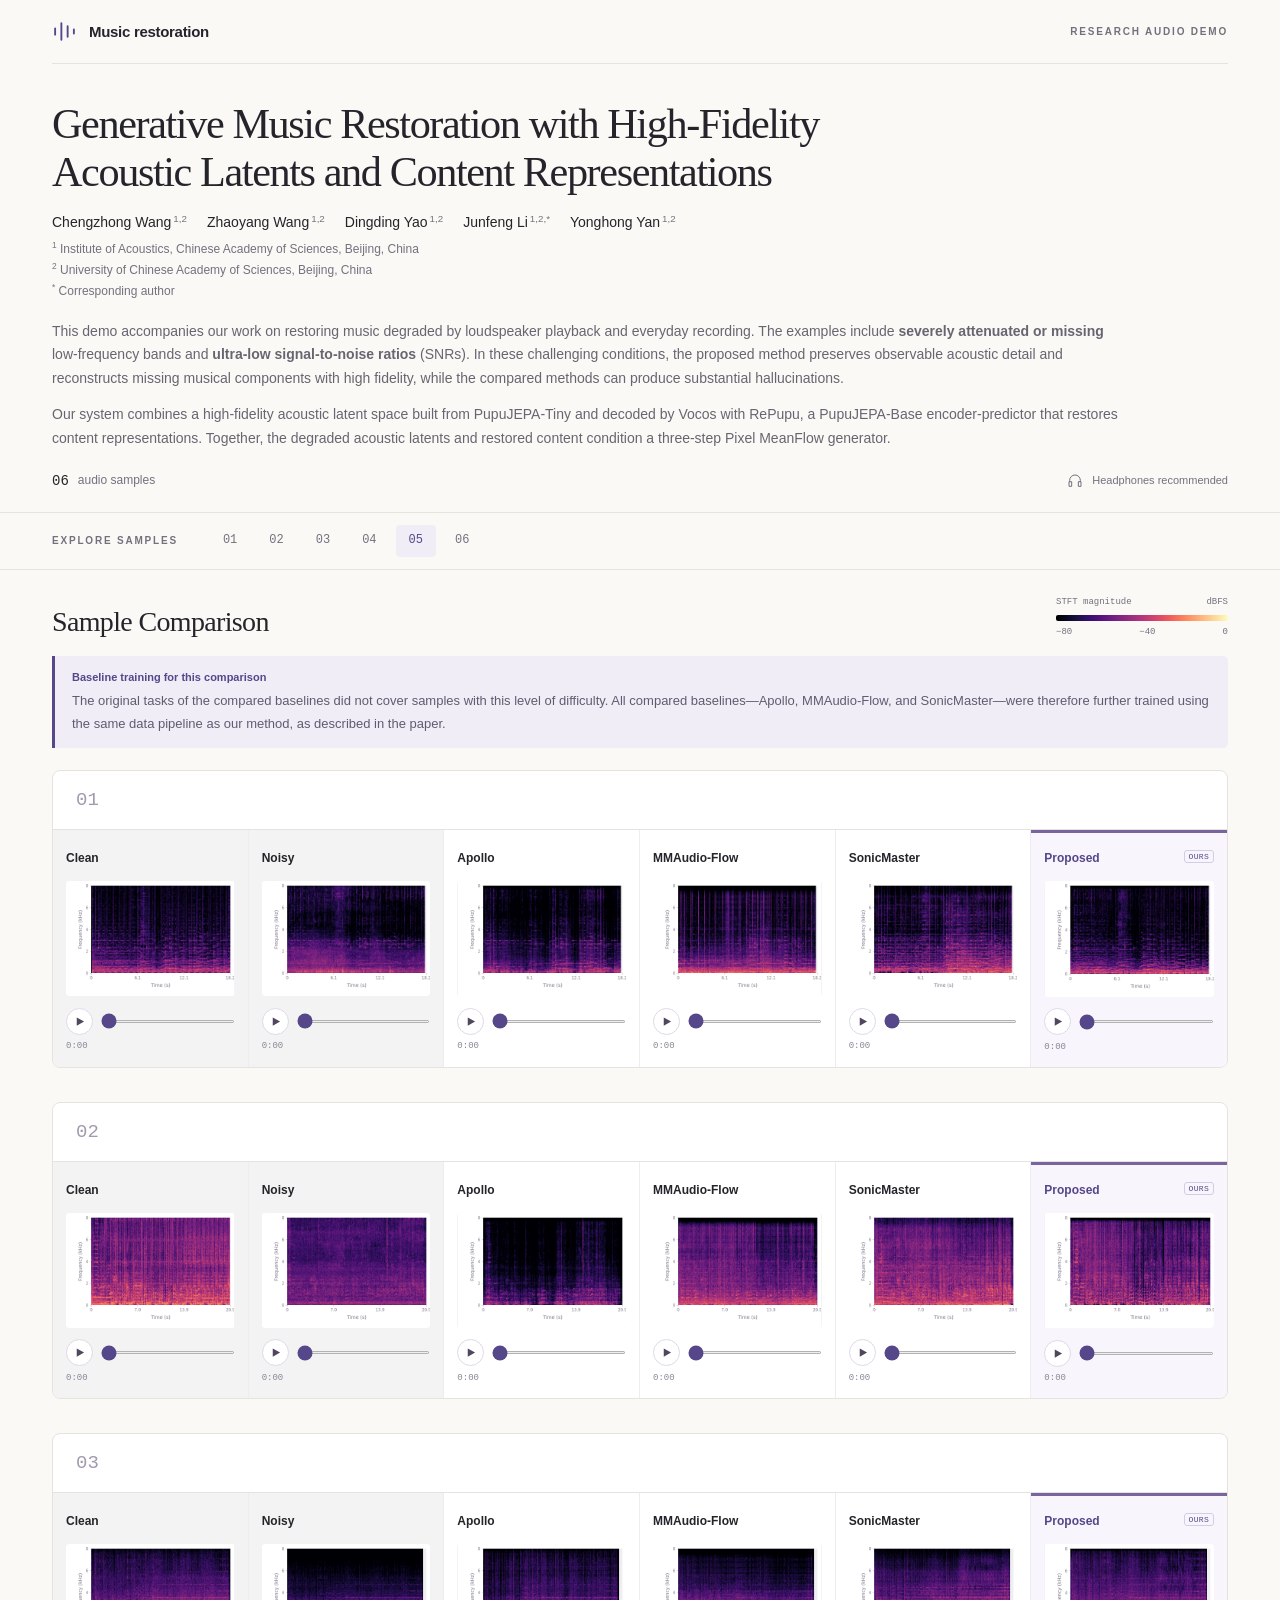
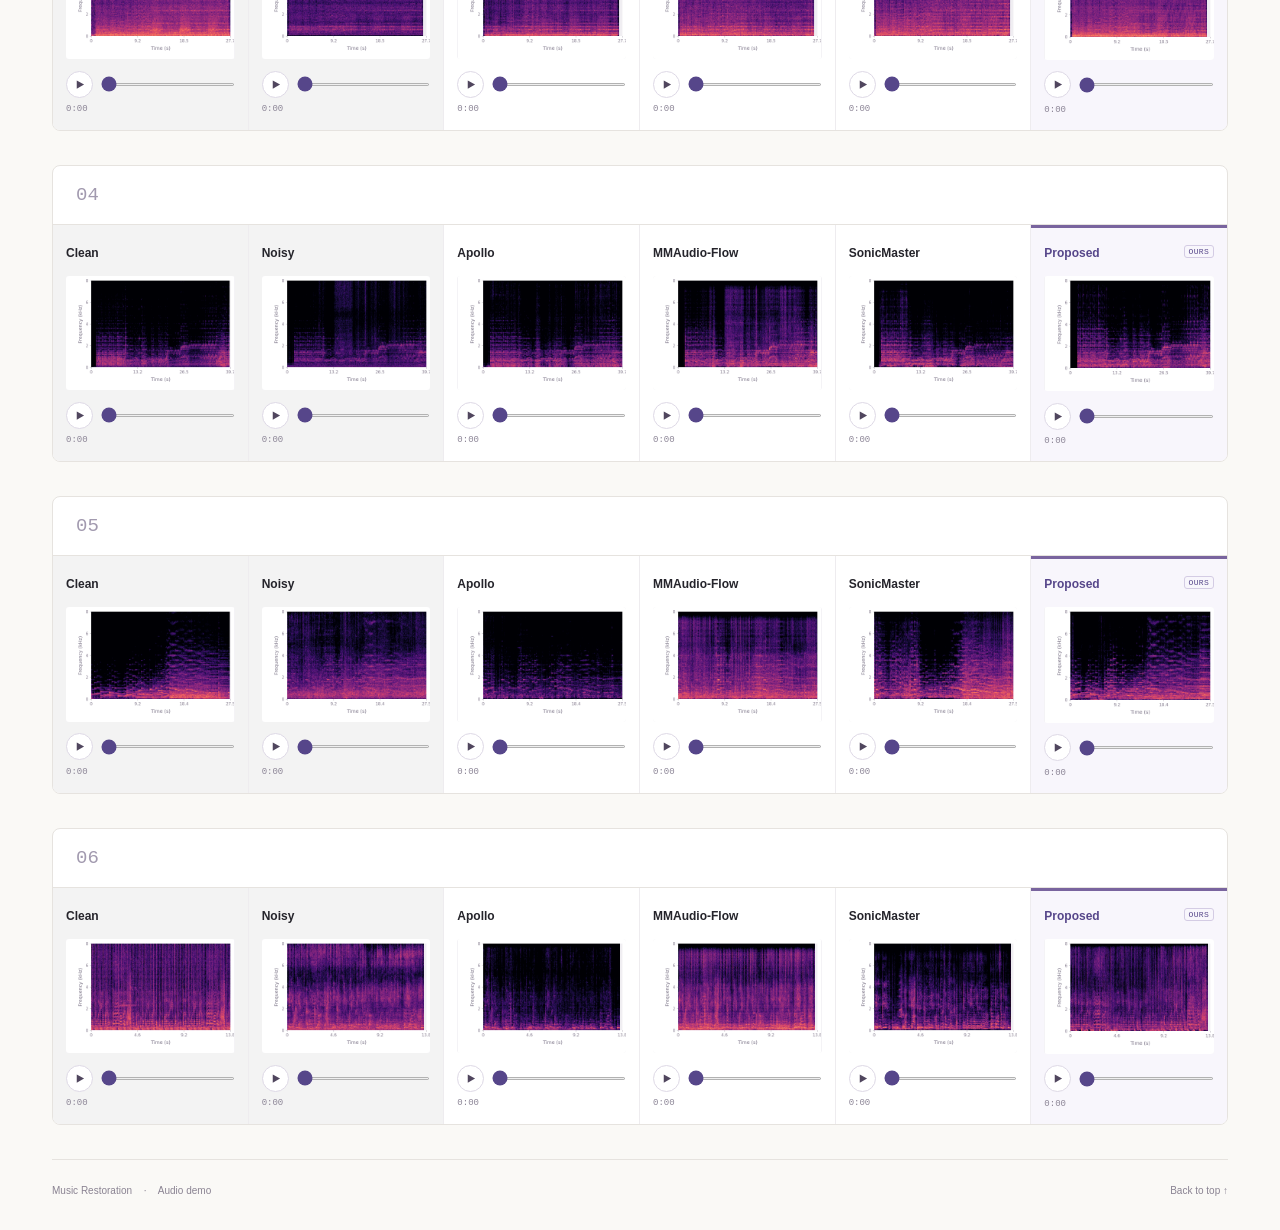
<file: index.html>
<!doctype html>
<html lang="en">
<head>
  <meta charset="utf-8">
  <meta name="viewport" content="width=device-width, initial-scale=1">
  <meta name="description" content="Audio examples for Generative Music Restoration with High-Fidelity Acoustic Latents and Content Representations by Chengzhong Wang, Zhaoyang Wang, Dingding Yao, Junfeng Li, and Yonghong Yan. Hear restoration at ultra-low SNRs and compare baselines after continued training on the same constructed challenging data.">
  <meta name="theme-color" content="#faf9f6">
  <title>Generative Music Restoration with High-Fidelity Acoustic Latents and Content Representations · Audio Demo</title>
  <link rel="icon" type="image/svg+xml" href="data:image/svg+xml,%3Csvg xmlns='http://www.w3.org/2000/svg' viewBox='0 0 32 32'%3E%3Crect width='32' height='32' rx='8' fill='%23483c76'/%3E%3Cpath d='M8 13v6m5-11v16m6-13v10m5-7v4' stroke='%23fff' stroke-width='2.4' stroke-linecap='round'/%3E%3C/svg%3E">
  <link rel="stylesheet" href="assets/styles.css">
  <script src="assets/player.js" defer></script>
</head>
<body>
  <a class="skip-link" href="#samples">Skip to audio samples</a>
  <header class="masthead wrap">
    <a class="wordmark" href="#top" aria-label="Music restoration, back to top"><svg viewBox="0 0 24 24" aria-hidden="true"><path d="M3 9v6m6-11v16m6-13v10m6-7v4"/></svg><span>Music restoration</span></a>
    <span class="masthead-label">RESEARCH AUDIO DEMO</span>
  </header>
  <main id="top">
    <section class="intro wrap" aria-labelledby="page-title">
      <h1 class="paper-title" id="page-title">Generative Music Restoration with High-Fidelity Acoustic Latents and Content Representations</h1>
      <ul class="paper-authors" aria-label="Paper authors">
        <li>Chengzhong Wang<sup>1,2</sup></li>
        <li>Zhaoyang Wang<sup>1,2</sup></li>
        <li>Dingding Yao<sup>1,2</sup></li>
        <li>Junfeng Li<sup>1,2,*</sup></li>
        <li>Yonghong Yan<sup>1,2</sup></li>
      </ul>
      <div class="paper-affiliations" aria-label="Author affiliations">
        <p><sup>1</sup> Institute of Acoustics, Chinese Academy of Sciences, Beijing, China</p>
        <p><sup>2</sup> University of Chinese Academy of Sciences, Beijing, China</p>
        <p><sup>*</sup> Corresponding author</p>
      </div>
      <p class="intro-copy">This demo accompanies our work on restoring music degraded by loudspeaker playback and everyday recording. The examples include <strong>severely attenuated or missing</strong> low-frequency bands and <strong>ultra-low signal-to-noise ratios</strong> (SNRs). In these challenging conditions, the proposed method preserves observable acoustic detail and reconstructs missing musical components with high fidelity, while the compared methods can produce substantial hallucinations.</p>
      <p class="intro-copy paper-overview">Our system combines a high-fidelity acoustic latent space built from PupuJEPA-Tiny and decoded by Vocos with RePupu, a PupuJEPA-Base encoder-predictor that restores content representations. Together, the degraded acoustic latents and restored content condition a three-step Pixel MeanFlow generator.</p>
      <div class="intro-bottom">
        <p class="summary"><strong>06</strong> audio samples</p>
        <p class="headphone-note"><svg viewBox="0 0 24 24" aria-hidden="true"><path d="M4 14v-3a8 8 0 0 1 16 0v3M4 13H3v7h4v-7H4Zm16 0h1v7h-4v-7h3Z"/></svg>Headphones recommended</p>
      </div>
    </section>
    <nav class="sample-nav" aria-label="Audio sample navigation"><div class="wrap nav-inner"><span class="nav-label">EXPLORE SAMPLES</span><div class="nav-links"><a href="#sample-1" aria-label="Go to Sample 01">01</a><a href="#sample-2" aria-label="Go to Sample 02">02</a><a href="#sample-3" aria-label="Go to Sample 03">03</a><a href="#sample-4" aria-label="Go to Sample 04">04</a><a href="#sample-5" aria-label="Go to Sample 05">05</a><a href="#sample-6" aria-label="Go to Sample 06">06</a></div></div></nav>
    <section class="comparisons wrap" id="samples" aria-labelledby="comparison-title">
      <div class="section-heading"><div><h2 id="comparison-title">Sample Comparison</h2></div><div class="scale-key"><div class="scale-top"><span>STFT magnitude</span><span>dBFS</span></div><img src="assets/scale.png" alt="Magma color scale, dark at minus 80 dBFS to light at zero dBFS" width="256" height="12"><div class="scale-ticks"><span>−80</span><span>−40</span><span>0</span></div></div></div>
      <aside class="baseline-note" aria-labelledby="baseline-note-title">
        <h3 id="baseline-note-title">Baseline training for this comparison</h3>
        <p>The original tasks of the compared baselines did not cover samples with this level of difficulty. All compared baselines—Apollo, MMAudio-Flow, and SonicMaster—were therefore further trained using the same data pipeline as our method, as described in the paper.</p>
      </aside>
      <section class="sample" id="sample-1" aria-labelledby="title-1"><div class="sample-header"><h3 class="sample-number" id="title-1"><span class="sr-only">Sample </span>01</h3></div><div class="method-grid"><article class="method clean"><div class="method-head"><div><h4>Clean</h4></div></div><a class="plot" href="assets/spectrograms/1-clean.png" data-title="Sample 01 · Clean" aria-label="Enlarge spectrogram: Sample 01 · Clean"><img src="assets/spectrograms/1-clean.png" alt="Sample 01 · Clean spectrogram; time in seconds and frequency in kHz, fixed minus 80 to zero dBFS scale" width="880" height="600" loading="lazy"></a>
<div class="audio-wrap"><audio controls preload="none" src="audio/clean/1.wav" data-duration="18.181625" data-label="Sample 01 · Clean" aria-label="Sample 01 · Clean"></audio><div class="audio-bottom"><span class="time">0:00</span></div></div></article>
<article class="method noisy"><div class="method-head"><div><h4>Noisy</h4></div></div><a class="plot" href="assets/spectrograms/1-noisy.png" data-title="Sample 01 · Noisy" aria-label="Enlarge spectrogram: Sample 01 · Noisy"><img src="assets/spectrograms/1-noisy.png" alt="Sample 01 · Noisy spectrogram; time in seconds and frequency in kHz, fixed minus 80 to zero dBFS scale" width="880" height="600" loading="lazy"></a>
<div class="audio-wrap"><audio controls preload="none" src="audio/noisy/1.wav" data-duration="18.0" data-label="Sample 01 · Noisy" aria-label="Sample 01 · Noisy"></audio><div class="audio-bottom"><span class="time">0:00</span></div></div></article>
<article class="method"><div class="method-head"><div><h4>Apollo</h4></div></div><a class="plot" href="assets/spectrograms/1-apollo.png" data-title="Sample 01 · Apollo" aria-label="Enlarge spectrogram: Sample 01 · Apollo"><img src="assets/spectrograms/1-apollo.png" alt="Sample 01 · Apollo spectrogram; time in seconds and frequency in kHz, fixed minus 80 to zero dBFS scale" width="880" height="600" loading="lazy"></a>
<div class="audio-wrap"><audio controls preload="none" src="audio/apollo/1.wav" data-duration="18.0" data-label="Sample 01 · Apollo" aria-label="Sample 01 · Apollo"></audio><div class="audio-bottom"><span class="time">0:00</span></div></div></article>
<article class="method"><div class="method-head"><div><h4>MMAudio-Flow</h4></div></div><a class="plot" href="assets/spectrograms/1-mmaudio-flow.png" data-title="Sample 01 · MMAudio-Flow" aria-label="Enlarge spectrogram: Sample 01 · MMAudio-Flow"><img src="assets/spectrograms/1-mmaudio-flow.png" alt="Sample 01 · MMAudio-Flow spectrogram; time in seconds and frequency in kHz, fixed minus 80 to zero dBFS scale" width="880" height="600" loading="lazy"></a>
<div class="audio-wrap"><audio controls preload="none" src="audio/mmaudio-flow/1.wav" data-duration="18.0" data-label="Sample 01 · MMAudio-Flow" aria-label="Sample 01 · MMAudio-Flow"></audio><div class="audio-bottom"><span class="time">0:00</span></div></div></article>
<article class="method"><div class="method-head"><div><h4>SonicMaster</h4></div></div><a class="plot" href="assets/spectrograms/1-sonicmaster.png" data-title="Sample 01 · SonicMaster" aria-label="Enlarge spectrogram: Sample 01 · SonicMaster"><img src="assets/spectrograms/1-sonicmaster.png" alt="Sample 01 · SonicMaster spectrogram; time in seconds and frequency in kHz, fixed minus 80 to zero dBFS scale" width="880" height="600" loading="lazy"></a>
<div class="audio-wrap"><audio controls preload="none" src="audio/sonicmaster/1.wav" data-duration="18.0" data-label="Sample 01 · SonicMaster" aria-label="Sample 01 · SonicMaster"></audio><div class="audio-bottom"><span class="time">0:00</span></div></div></article>
<article class="method proposed"><div class="method-head"><div><h4>Proposed</h4></div><span class="ours-tag">OURS</span></div><a class="plot" href="assets/spectrograms/1-proposed.png" data-title="Sample 01 · Proposed" aria-label="Enlarge spectrogram: Sample 01 · Proposed"><img src="assets/spectrograms/1-proposed.png" alt="Sample 01 · Proposed spectrogram; time in seconds and frequency in kHz, fixed minus 80 to zero dBFS scale" width="880" height="600" loading="lazy"></a>
<div class="audio-wrap"><audio controls preload="none" src="audio/proposed/1.wav" data-duration="18.0" data-label="Sample 01 · Proposed" aria-label="Sample 01 · Proposed"></audio><div class="audio-bottom"><span class="time">0:00</span></div></div></article></div></section>
<section class="sample" id="sample-2" aria-labelledby="title-2"><div class="sample-header"><h3 class="sample-number" id="title-2"><span class="sr-only">Sample </span>02</h3></div><div class="method-grid"><article class="method clean"><div class="method-head"><div><h4>Clean</h4></div></div><a class="plot" href="assets/spectrograms/2-clean.png" data-title="Sample 02 · Clean" aria-label="Enlarge spectrogram: Sample 02 · Clean"><img src="assets/spectrograms/2-clean.png" alt="Sample 02 · Clean spectrogram; time in seconds and frequency in kHz, fixed minus 80 to zero dBFS scale" width="880" height="600" loading="lazy"></a>
<div class="audio-wrap"><audio controls preload="none" src="audio/clean/2.wav" data-duration="20.813875" data-label="Sample 02 · Clean" aria-label="Sample 02 · Clean"></audio><div class="audio-bottom"><span class="time">0:00</span></div></div></article>
<article class="method noisy"><div class="method-head"><div><h4>Noisy</h4></div></div><a class="plot" href="assets/spectrograms/2-noisy.png" data-title="Sample 02 · Noisy" aria-label="Enlarge spectrogram: Sample 02 · Noisy"><img src="assets/spectrograms/2-noisy.png" alt="Sample 02 · Noisy spectrogram; time in seconds and frequency in kHz, fixed minus 80 to zero dBFS scale" width="880" height="600" loading="lazy"></a>
<div class="audio-wrap"><audio controls preload="none" src="audio/noisy/2.wav" data-duration="20.8714375" data-label="Sample 02 · Noisy" aria-label="Sample 02 · Noisy"></audio><div class="audio-bottom"><span class="time">0:00</span></div></div></article>
<article class="method"><div class="method-head"><div><h4>Apollo</h4></div></div><a class="plot" href="assets/spectrograms/2-apollo.png" data-title="Sample 02 · Apollo" aria-label="Enlarge spectrogram: Sample 02 · Apollo"><img src="assets/spectrograms/2-apollo.png" alt="Sample 02 · Apollo spectrogram; time in seconds and frequency in kHz, fixed minus 80 to zero dBFS scale" width="880" height="600" loading="lazy"></a>
<div class="audio-wrap"><audio controls preload="none" src="audio/apollo/2.wav" data-duration="20.8714375" data-label="Sample 02 · Apollo" aria-label="Sample 02 · Apollo"></audio><div class="audio-bottom"><span class="time">0:00</span></div></div></article>
<article class="method"><div class="method-head"><div><h4>MMAudio-Flow</h4></div></div><a class="plot" href="assets/spectrograms/2-mmaudio-flow.png" data-title="Sample 02 · MMAudio-Flow" aria-label="Enlarge spectrogram: Sample 02 · MMAudio-Flow"><img src="assets/spectrograms/2-mmaudio-flow.png" alt="Sample 02 · MMAudio-Flow spectrogram; time in seconds and frequency in kHz, fixed minus 80 to zero dBFS scale" width="880" height="600" loading="lazy"></a>
<div class="audio-wrap"><audio controls preload="none" src="audio/mmaudio-flow/2.wav" data-duration="20.8714375" data-label="Sample 02 · MMAudio-Flow" aria-label="Sample 02 · MMAudio-Flow"></audio><div class="audio-bottom"><span class="time">0:00</span></div></div></article>
<article class="method"><div class="method-head"><div><h4>SonicMaster</h4></div></div><a class="plot" href="assets/spectrograms/2-sonicmaster.png" data-title="Sample 02 · SonicMaster" aria-label="Enlarge spectrogram: Sample 02 · SonicMaster"><img src="assets/spectrograms/2-sonicmaster.png" alt="Sample 02 · SonicMaster spectrogram; time in seconds and frequency in kHz, fixed minus 80 to zero dBFS scale" width="880" height="600" loading="lazy"></a>
<div class="audio-wrap"><audio controls preload="none" src="audio/sonicmaster/2.wav" data-duration="20.8714375" data-label="Sample 02 · SonicMaster" aria-label="Sample 02 · SonicMaster"></audio><div class="audio-bottom"><span class="time">0:00</span></div></div></article>
<article class="method proposed"><div class="method-head"><div><h4>Proposed</h4></div><span class="ours-tag">OURS</span></div><a class="plot" href="assets/spectrograms/2-proposed.png" data-title="Sample 02 · Proposed" aria-label="Enlarge spectrogram: Sample 02 · Proposed"><img src="assets/spectrograms/2-proposed.png" alt="Sample 02 · Proposed spectrogram; time in seconds and frequency in kHz, fixed minus 80 to zero dBFS scale" width="880" height="600" loading="lazy"></a>
<div class="audio-wrap"><audio controls preload="none" src="audio/proposed/2.wav" data-duration="20.8714375" data-label="Sample 02 · Proposed" aria-label="Sample 02 · Proposed"></audio><div class="audio-bottom"><span class="time">0:00</span></div></div></article></div></section>
<section class="sample" id="sample-3" aria-labelledby="title-3"><div class="sample-header"><h3 class="sample-number" id="title-3"><span class="sr-only">Sample </span>03</h3></div><div class="method-grid"><article class="method clean"><div class="method-head"><div><h4>Clean</h4></div></div><a class="plot" href="assets/spectrograms/3-clean.png" data-title="Sample 03 · Clean" aria-label="Enlarge spectrogram: Sample 03 · Clean"><img src="assets/spectrograms/3-clean.png" alt="Sample 03 · Clean spectrogram; time in seconds and frequency in kHz, fixed minus 80 to zero dBFS scale" width="880" height="600" loading="lazy"></a>
<div class="audio-wrap"><audio controls preload="none" src="audio/clean/3.wav" data-duration="27.695875" data-label="Sample 03 · Clean" aria-label="Sample 03 · Clean"></audio><div class="audio-bottom"><span class="time">0:00</span></div></div></article>
<article class="method noisy"><div class="method-head"><div><h4>Noisy</h4></div></div><a class="plot" href="assets/spectrograms/3-noisy.png" data-title="Sample 03 · Noisy" aria-label="Enlarge spectrogram: Sample 03 · Noisy"><img src="assets/spectrograms/3-noisy.png" alt="Sample 03 · Noisy spectrogram; time in seconds and frequency in kHz, fixed minus 80 to zero dBFS scale" width="880" height="600" loading="lazy"></a>
<div class="audio-wrap"><audio controls preload="none" src="audio/noisy/3.wav" data-duration="27.0805625" data-label="Sample 03 · Noisy" aria-label="Sample 03 · Noisy"></audio><div class="audio-bottom"><span class="time">0:00</span></div></div></article>
<article class="method"><div class="method-head"><div><h4>Apollo</h4></div></div><a class="plot" href="assets/spectrograms/3-apollo.png" data-title="Sample 03 · Apollo" aria-label="Enlarge spectrogram: Sample 03 · Apollo"><img src="assets/spectrograms/3-apollo.png" alt="Sample 03 · Apollo spectrogram; time in seconds and frequency in kHz, fixed minus 80 to zero dBFS scale" width="880" height="600" loading="lazy"></a>
<div class="audio-wrap"><audio controls preload="none" src="audio/apollo/3.wav" data-duration="27.0805625" data-label="Sample 03 · Apollo" aria-label="Sample 03 · Apollo"></audio><div class="audio-bottom"><span class="time">0:00</span></div></div></article>
<article class="method"><div class="method-head"><div><h4>MMAudio-Flow</h4></div></div><a class="plot" href="assets/spectrograms/3-mmaudio-flow.png" data-title="Sample 03 · MMAudio-Flow" aria-label="Enlarge spectrogram: Sample 03 · MMAudio-Flow"><img src="assets/spectrograms/3-mmaudio-flow.png" alt="Sample 03 · MMAudio-Flow spectrogram; time in seconds and frequency in kHz, fixed minus 80 to zero dBFS scale" width="880" height="600" loading="lazy"></a>
<div class="audio-wrap"><audio controls preload="none" src="audio/mmaudio-flow/3.wav" data-duration="27.0805625" data-label="Sample 03 · MMAudio-Flow" aria-label="Sample 03 · MMAudio-Flow"></audio><div class="audio-bottom"><span class="time">0:00</span></div></div></article>
<article class="method"><div class="method-head"><div><h4>SonicMaster</h4></div></div><a class="plot" href="assets/spectrograms/3-sonicmaster.png" data-title="Sample 03 · SonicMaster" aria-label="Enlarge spectrogram: Sample 03 · SonicMaster"><img src="assets/spectrograms/3-sonicmaster.png" alt="Sample 03 · SonicMaster spectrogram; time in seconds and frequency in kHz, fixed minus 80 to zero dBFS scale" width="880" height="600" loading="lazy"></a>
<div class="audio-wrap"><audio controls preload="none" src="audio/sonicmaster/3.wav" data-duration="27.0805625" data-label="Sample 03 · SonicMaster" aria-label="Sample 03 · SonicMaster"></audio><div class="audio-bottom"><span class="time">0:00</span></div></div></article>
<article class="method proposed"><div class="method-head"><div><h4>Proposed</h4></div><span class="ours-tag">OURS</span></div><a class="plot" href="assets/spectrograms/3-proposed.png" data-title="Sample 03 · Proposed" aria-label="Enlarge spectrogram: Sample 03 · Proposed"><img src="assets/spectrograms/3-proposed.png" alt="Sample 03 · Proposed spectrogram; time in seconds and frequency in kHz, fixed minus 80 to zero dBFS scale" width="880" height="600" loading="lazy"></a>
<div class="audio-wrap"><audio controls preload="none" src="audio/proposed/3.wav" data-duration="27.0805625" data-label="Sample 03 · Proposed" aria-label="Sample 03 · Proposed"></audio><div class="audio-bottom"><span class="time">0:00</span></div></div></article></div></section>
<section class="sample" id="sample-4" aria-labelledby="title-4"><div class="sample-header"><h3 class="sample-number" id="title-4"><span class="sr-only">Sample </span>04</h3></div><div class="method-grid"><article class="method clean"><div class="method-head"><div><h4>Clean</h4></div></div><a class="plot" href="assets/spectrograms/4-clean.png" data-title="Sample 04 · Clean" aria-label="Enlarge spectrogram: Sample 04 · Clean"><img src="assets/spectrograms/4-clean.png" alt="Sample 04 · Clean spectrogram; time in seconds and frequency in kHz, fixed minus 80 to zero dBFS scale" width="880" height="600" loading="lazy"></a>
<div class="audio-wrap"><audio controls preload="none" src="audio/clean/4.wav" data-duration="39.5185625" data-label="Sample 04 · Clean" aria-label="Sample 04 · Clean"></audio><div class="audio-bottom"><span class="time">0:00</span></div></div></article>
<article class="method noisy"><div class="method-head"><div><h4>Noisy</h4></div></div><a class="plot" href="assets/spectrograms/4-noisy.png" data-title="Sample 04 · Noisy" aria-label="Enlarge spectrogram: Sample 04 · Noisy"><img src="assets/spectrograms/4-noisy.png" alt="Sample 04 · Noisy spectrogram; time in seconds and frequency in kHz, fixed minus 80 to zero dBFS scale" width="880" height="600" loading="lazy"></a>
<div class="audio-wrap"><audio controls preload="none" src="audio/noisy/4.wav" data-duration="39.725875" data-label="Sample 04 · Noisy" aria-label="Sample 04 · Noisy"></audio><div class="audio-bottom"><span class="time">0:00</span></div></div></article>
<article class="method"><div class="method-head"><div><h4>Apollo</h4></div></div><a class="plot" href="assets/spectrograms/4-apollo.png" data-title="Sample 04 · Apollo" aria-label="Enlarge spectrogram: Sample 04 · Apollo"><img src="assets/spectrograms/4-apollo.png" alt="Sample 04 · Apollo spectrogram; time in seconds and frequency in kHz, fixed minus 80 to zero dBFS scale" width="880" height="600" loading="lazy"></a>
<div class="audio-wrap"><audio controls preload="none" src="audio/apollo/4.wav" data-duration="39.725875" data-label="Sample 04 · Apollo" aria-label="Sample 04 · Apollo"></audio><div class="audio-bottom"><span class="time">0:00</span></div></div></article>
<article class="method"><div class="method-head"><div><h4>MMAudio-Flow</h4></div></div><a class="plot" href="assets/spectrograms/4-mmaudio-flow.png" data-title="Sample 04 · MMAudio-Flow" aria-label="Enlarge spectrogram: Sample 04 · MMAudio-Flow"><img src="assets/spectrograms/4-mmaudio-flow.png" alt="Sample 04 · MMAudio-Flow spectrogram; time in seconds and frequency in kHz, fixed minus 80 to zero dBFS scale" width="880" height="600" loading="lazy"></a>
<div class="audio-wrap"><audio controls preload="none" src="audio/mmaudio-flow/4.wav" data-duration="39.725875" data-label="Sample 04 · MMAudio-Flow" aria-label="Sample 04 · MMAudio-Flow"></audio><div class="audio-bottom"><span class="time">0:00</span></div></div></article>
<article class="method"><div class="method-head"><div><h4>SonicMaster</h4></div></div><a class="plot" href="assets/spectrograms/4-sonicmaster.png" data-title="Sample 04 · SonicMaster" aria-label="Enlarge spectrogram: Sample 04 · SonicMaster"><img src="assets/spectrograms/4-sonicmaster.png" alt="Sample 04 · SonicMaster spectrogram; time in seconds and frequency in kHz, fixed minus 80 to zero dBFS scale" width="880" height="600" loading="lazy"></a>
<div class="audio-wrap"><audio controls preload="none" src="audio/sonicmaster/4.wav" data-duration="39.725875" data-label="Sample 04 · SonicMaster" aria-label="Sample 04 · SonicMaster"></audio><div class="audio-bottom"><span class="time">0:00</span></div></div></article>
<article class="method proposed"><div class="method-head"><div><h4>Proposed</h4></div><span class="ours-tag">OURS</span></div><a class="plot" href="assets/spectrograms/4-proposed.png" data-title="Sample 04 · Proposed" aria-label="Enlarge spectrogram: Sample 04 · Proposed"><img src="assets/spectrograms/4-proposed.png" alt="Sample 04 · Proposed spectrogram; time in seconds and frequency in kHz, fixed minus 80 to zero dBFS scale" width="880" height="600" loading="lazy"></a>
<div class="audio-wrap"><audio controls preload="none" src="audio/proposed/4.wav" data-duration="39.725875" data-label="Sample 04 · Proposed" aria-label="Sample 04 · Proposed"></audio><div class="audio-bottom"><span class="time">0:00</span></div></div></article></div></section>
<section class="sample" id="sample-5" aria-labelledby="title-5"><div class="sample-header"><h3 class="sample-number" id="title-5"><span class="sr-only">Sample </span>05</h3></div><div class="method-grid"><article class="method clean"><div class="method-head"><div><h4>Clean</h4></div></div><a class="plot" href="assets/spectrograms/5-clean.png" data-title="Sample 05 · Clean" aria-label="Enlarge spectrogram: Sample 05 · Clean"><img src="assets/spectrograms/5-clean.png" alt="Sample 05 · Clean spectrogram; time in seconds and frequency in kHz, fixed minus 80 to zero dBFS scale" width="880" height="600" loading="lazy"></a>
<div class="audio-wrap"><audio controls preload="none" src="audio/clean/5.wav" data-duration="27.437" data-label="Sample 05 · Clean" aria-label="Sample 05 · Clean"></audio><div class="audio-bottom"><span class="time">0:00</span></div></div></article>
<article class="method noisy"><div class="method-head"><div><h4>Noisy</h4></div></div><a class="plot" href="assets/spectrograms/5-noisy.png" data-title="Sample 05 · Noisy" aria-label="Enlarge spectrogram: Sample 05 · Noisy"><img src="assets/spectrograms/5-noisy.png" alt="Sample 05 · Noisy spectrogram; time in seconds and frequency in kHz, fixed minus 80 to zero dBFS scale" width="880" height="600" loading="lazy"></a>
<div class="audio-wrap"><audio controls preload="none" src="audio/noisy/5.wav" data-duration="27.5363125" data-label="Sample 05 · Noisy" aria-label="Sample 05 · Noisy"></audio><div class="audio-bottom"><span class="time">0:00</span></div></div></article>
<article class="method"><div class="method-head"><div><h4>Apollo</h4></div></div><a class="plot" href="assets/spectrograms/5-apollo.png" data-title="Sample 05 · Apollo" aria-label="Enlarge spectrogram: Sample 05 · Apollo"><img src="assets/spectrograms/5-apollo.png" alt="Sample 05 · Apollo spectrogram; time in seconds and frequency in kHz, fixed minus 80 to zero dBFS scale" width="880" height="600" loading="lazy"></a>
<div class="audio-wrap"><audio controls preload="none" src="audio/apollo/5.wav" data-duration="27.5363125" data-label="Sample 05 · Apollo" aria-label="Sample 05 · Apollo"></audio><div class="audio-bottom"><span class="time">0:00</span></div></div></article>
<article class="method"><div class="method-head"><div><h4>MMAudio-Flow</h4></div></div><a class="plot" href="assets/spectrograms/5-mmaudio-flow.png" data-title="Sample 05 · MMAudio-Flow" aria-label="Enlarge spectrogram: Sample 05 · MMAudio-Flow"><img src="assets/spectrograms/5-mmaudio-flow.png" alt="Sample 05 · MMAudio-Flow spectrogram; time in seconds and frequency in kHz, fixed minus 80 to zero dBFS scale" width="880" height="600" loading="lazy"></a>
<div class="audio-wrap"><audio controls preload="none" src="audio/mmaudio-flow/5.wav" data-duration="27.5363125" data-label="Sample 05 · MMAudio-Flow" aria-label="Sample 05 · MMAudio-Flow"></audio><div class="audio-bottom"><span class="time">0:00</span></div></div></article>
<article class="method"><div class="method-head"><div><h4>SonicMaster</h4></div></div><a class="plot" href="assets/spectrograms/5-sonicmaster.png" data-title="Sample 05 · SonicMaster" aria-label="Enlarge spectrogram: Sample 05 · SonicMaster"><img src="assets/spectrograms/5-sonicmaster.png" alt="Sample 05 · SonicMaster spectrogram; time in seconds and frequency in kHz, fixed minus 80 to zero dBFS scale" width="880" height="600" loading="lazy"></a>
<div class="audio-wrap"><audio controls preload="none" src="audio/sonicmaster/5.wav" data-duration="27.5363125" data-label="Sample 05 · SonicMaster" aria-label="Sample 05 · SonicMaster"></audio><div class="audio-bottom"><span class="time">0:00</span></div></div></article>
<article class="method proposed"><div class="method-head"><div><h4>Proposed</h4></div><span class="ours-tag">OURS</span></div><a class="plot" href="assets/spectrograms/5-proposed.png" data-title="Sample 05 · Proposed" aria-label="Enlarge spectrogram: Sample 05 · Proposed"><img src="assets/spectrograms/5-proposed.png" alt="Sample 05 · Proposed spectrogram; time in seconds and frequency in kHz, fixed minus 80 to zero dBFS scale" width="880" height="600" loading="lazy"></a>
<div class="audio-wrap"><audio controls preload="none" src="audio/proposed/5.wav" data-duration="27.5363125" data-label="Sample 05 · Proposed" aria-label="Sample 05 · Proposed"></audio><div class="audio-bottom"><span class="time">0:00</span></div></div></article></div></section>
<section class="sample" id="sample-6" aria-labelledby="title-6"><div class="sample-header"><h3 class="sample-number" id="title-6"><span class="sr-only">Sample </span>06</h3></div><div class="method-grid"><article class="method clean"><div class="method-head"><div><h4>Clean</h4></div></div><a class="plot" href="assets/spectrograms/6-clean.png" data-title="Sample 06 · Clean" aria-label="Enlarge spectrogram: Sample 06 · Clean"><img src="assets/spectrograms/6-clean.png" alt="Sample 06 · Clean spectrogram; time in seconds and frequency in kHz, fixed minus 80 to zero dBFS scale" width="880" height="600" loading="lazy"></a>
<div class="audio-wrap"><audio controls preload="none" src="audio/clean/6.wav" data-duration="13.806375" data-label="Sample 06 · Clean" aria-label="Sample 06 · Clean"></audio><div class="audio-bottom"><span class="time">0:00</span></div></div></article>
<article class="method noisy"><div class="method-head"><div><h4>Noisy</h4></div></div><a class="plot" href="assets/spectrograms/6-noisy.png" data-title="Sample 06 · Noisy" aria-label="Enlarge spectrogram: Sample 06 · Noisy"><img src="assets/spectrograms/6-noisy.png" alt="Sample 06 · Noisy spectrogram; time in seconds and frequency in kHz, fixed minus 80 to zero dBFS scale" width="880" height="600" loading="lazy"></a>
<div class="audio-wrap"><audio controls preload="none" src="audio/noisy/6.wav" data-duration="13.5745625" data-label="Sample 06 · Noisy" aria-label="Sample 06 · Noisy"></audio><div class="audio-bottom"><span class="time">0:00</span></div></div></article>
<article class="method"><div class="method-head"><div><h4>Apollo</h4></div></div><a class="plot" href="assets/spectrograms/6-apollo.png" data-title="Sample 06 · Apollo" aria-label="Enlarge spectrogram: Sample 06 · Apollo"><img src="assets/spectrograms/6-apollo.png" alt="Sample 06 · Apollo spectrogram; time in seconds and frequency in kHz, fixed minus 80 to zero dBFS scale" width="880" height="600" loading="lazy"></a>
<div class="audio-wrap"><audio controls preload="none" src="audio/apollo/6.wav" data-duration="13.5745625" data-label="Sample 06 · Apollo" aria-label="Sample 06 · Apollo"></audio><div class="audio-bottom"><span class="time">0:00</span></div></div></article>
<article class="method"><div class="method-head"><div><h4>MMAudio-Flow</h4></div></div><a class="plot" href="assets/spectrograms/6-mmaudio-flow.png" data-title="Sample 06 · MMAudio-Flow" aria-label="Enlarge spectrogram: Sample 06 · MMAudio-Flow"><img src="assets/spectrograms/6-mmaudio-flow.png" alt="Sample 06 · MMAudio-Flow spectrogram; time in seconds and frequency in kHz, fixed minus 80 to zero dBFS scale" width="880" height="600" loading="lazy"></a>
<div class="audio-wrap"><audio controls preload="none" src="audio/mmaudio-flow/6.wav" data-duration="13.5745625" data-label="Sample 06 · MMAudio-Flow" aria-label="Sample 06 · MMAudio-Flow"></audio><div class="audio-bottom"><span class="time">0:00</span></div></div></article>
<article class="method"><div class="method-head"><div><h4>SonicMaster</h4></div></div><a class="plot" href="assets/spectrograms/6-sonicmaster.png" data-title="Sample 06 · SonicMaster" aria-label="Enlarge spectrogram: Sample 06 · SonicMaster"><img src="assets/spectrograms/6-sonicmaster.png" alt="Sample 06 · SonicMaster spectrogram; time in seconds and frequency in kHz, fixed minus 80 to zero dBFS scale" width="880" height="600" loading="lazy"></a>
<div class="audio-wrap"><audio controls preload="none" src="audio/sonicmaster/6.wav" data-duration="13.5745625" data-label="Sample 06 · SonicMaster" aria-label="Sample 06 · SonicMaster"></audio><div class="audio-bottom"><span class="time">0:00</span></div></div></article>
<article class="method proposed"><div class="method-head"><div><h4>Proposed</h4></div><span class="ours-tag">OURS</span></div><a class="plot" href="assets/spectrograms/6-proposed.png" data-title="Sample 06 · Proposed" aria-label="Enlarge spectrogram: Sample 06 · Proposed"><img src="assets/spectrograms/6-proposed.png" alt="Sample 06 · Proposed spectrogram; time in seconds and frequency in kHz, fixed minus 80 to zero dBFS scale" width="880" height="600" loading="lazy"></a>
<div class="audio-wrap"><audio controls preload="none" src="audio/proposed/6.wav" data-duration="13.5745625" data-label="Sample 06 · Proposed" aria-label="Sample 06 · Proposed"></audio><div class="audio-bottom"><span class="time">0:00</span></div></div></article></div></section>
    </section>
  </main>
  <footer class="wrap"><span>Music Restoration <span class="footer-dot">·</span> Audio demo</span><a href="#top">Back to top ↑</a></footer>
  <dialog id="spectrogram-dialog" aria-labelledby="dialog-title"><div class="dialog-head"><h2 id="dialog-title">Spectrogram</h2><button class="dialog-close" type="button" aria-label="Close enlarged spectrogram">×</button></div><img class="dialog-image" alt=""><p>Time (s) · Frequency (kHz) · Fixed scale: −80 to 0 dBFS</p><a class="dialog-original" href="">Open image ↗</a></dialog>
  <div class="sr-only" role="status" id="playback-status" aria-live="polite"></div>
</body>
</html>
</file>
<file: assets/styles.css>
:root{--paper:#faf9f6;--ink:#25242b;--muted:#74717e;--line:#e6e3df;--accent:#56468a;--accent-soft:#f0edf7;--white:#fff;--mono:"SFMono-Regular",Consolas,"Liberation Mono",monospace;--sans:Inter,"Segoe UI",Arial,sans-serif}
*{box-sizing:border-box}html{scroll-behavior:smooth;scroll-padding-top:94px}body{margin:0;background:var(--paper);color:var(--ink);font:14px/1.6 var(--sans);-webkit-font-smoothing:antialiased}a{color:inherit}button,input{font:inherit}button,a,input{-webkit-tap-highlight-color:transparent}button{cursor:pointer}a:focus-visible,button:focus-visible,input:focus-visible{outline:3px solid #8d75c7;outline-offset:4px}.wrap{width:min(1464px,calc(100% - 104px));margin-inline:auto}.masthead{display:flex;justify-content:space-between;align-items:center;height:88px;border-bottom:1px solid var(--line)}.wordmark{display:inline-flex;align-items:center;gap:12px;text-decoration:none;font-size:15px;font-weight:650;letter-spacing:-.3px}.wordmark svg{width:25px;height:25px;stroke:var(--accent);stroke-width:1.8;stroke-linecap:round;fill:none}.masthead-label,.eyebrow,.nav-label{font-size:10px;font-weight:650;letter-spacing:1.8px;color:var(--muted)}.intro{padding-block:49px 30px}.eyebrow{display:flex;align-items:center;gap:9px}.eyebrow>span{width:5px;height:5px;border-radius:50%;background:var(--accent)}h1{font-family:Georgia,"Times New Roman",serif;font-size:clamp(42px,4.5vw,66px);line-height:1.13;font-weight:400;letter-spacing:-2.2px;margin:15px 0 17px}.intro-copy{font-size:16px;line-height:1.8;color:#686571;max-width:650px;margin:0}.intro-bottom{display:flex;align-items:center;justify-content:space-between;margin-top:30px}.summary{display:flex;align-items:center;gap:9px;font-size:12px;color:var(--muted);margin:0}.summary strong{font-family:var(--mono);font-weight:500;font-size:14px;color:var(--ink)}.summary>span{margin:0 10px;color:#b6b0be}.headphone-note{display:flex;align-items:center;gap:9px;color:var(--muted);font-size:11px;margin:0}.headphone-note svg{width:16px;height:16px;fill:none;stroke:currentColor;stroke-width:1.5}.sample-nav{position:sticky;top:0;z-index:10;background:rgba(250,249,246,.96);backdrop-filter:blur(12px);border-block:1px solid var(--line)}.nav-inner{display:flex;align-items:center;gap:32px;min-height:64px}.nav-links{display:flex;gap:6px}.nav-links a{font-family:var(--mono);font-size:12px;padding:6px 13px;text-decoration:none;border-radius:4px;color:#77707e}.nav-links a:hover,.nav-links a.active{color:var(--accent);background:var(--accent-soft)}.notes-link{margin-left:auto;font-size:11px;text-decoration:none;color:#6b637a}.notes-link span{margin-left:7px}.comparisons{padding-top:39px}.section-heading{display:flex;align-items:center;justify-content:space-between;gap:25px}h2{font-family:Georgia,"Times New Roman",serif;font-weight:400;font-size:28px;letter-spacing:-.65px;line-height:1.3;margin:9px 0 0}.scale-key{width:172px;flex-shrink:0}.scale-top,.scale-ticks{display:flex;justify-content:space-between;font:9px/1.5 var(--mono);color:var(--muted)}.scale-key img{display:block;width:100%;height:6px;border-radius:2px;margin:5px 0}.comparison-hint{color:var(--muted);font-size:11px;margin:13px 0 29px}.sample{scroll-margin-top:87px;margin-bottom:34px;background:var(--white);border:1px solid var(--line);border-radius:8px;overflow:hidden}.sample-header{display:flex;align-items:center;gap:16px;padding:18px 23px;border-bottom:1px solid var(--line)}.sample-number{font:19px var(--mono);color:#a29aaf}.sample-title{font-size:15px;font-weight:600;margin:0;letter-spacing:-.2px}.sample-header .sample-meta{margin-left:auto;font:10px var(--mono);color:var(--muted)}.sample-header .duration-flag{font-size:10px;color:#87601d;background:#faf3e3;border-radius:4px;padding:3px 8px;margin-left:4px}.method-grid{display:grid;grid-template-columns:repeat(6,minmax(0,1fr))}.method{min-width:0;padding:19px 13px 15px;border-right:1px solid #eeecef}.method:last-child{border-right:0}.method.proposed{background:#f8f6fc;box-shadow:inset 0 3px 0 #79649e}.method-head{display:flex;align-items:flex-start;justify-content:space-between;gap:3px;min-height:47px}.method h4{font-size:12px;font-weight:650;line-height:1.5;margin:0;white-space:nowrap}.method-role{font-size:9px;color:#96909e;line-height:1.4;margin-top:3px}.proposed h4{color:var(--accent)}.ours-tag{font:8px var(--mono);letter-spacing:.3px;color:var(--accent);border:1px solid #d4cce4;border-radius:3px;padding:1px 4px;margin-top:1px}.plot{display:block;text-decoration:none;position:relative;overflow:hidden;border-radius:3px;background:#f4f3f6;aspect-ratio:1.47}.plot img{display:block;width:100%;height:100%;object-fit:contain}.plot:after{content:"↗";position:absolute;right:5px;top:4px;font-size:12px;color:#fff;background:rgba(30,22,43,.5);line-height:19px;width:19px;text-align:center;border-radius:3px;opacity:0;transition:opacity .15s}.plot:hover:after,.plot:focus-visible:after{opacity:1}.audio-wrap{margin-top:11px}.audio-wrap audio{display:block;width:100%;height:32px}.audio-wrap.enhanced audio{display:none}.player{display:flex;align-items:center;gap:8px;height:28px}.play-button{width:27px;height:27px;flex-shrink:0;border:1px solid #ded9e6;background:white;border-radius:50%;color:#50465e;display:grid;place-items:center;padding:0}.play-button svg{width:11px;height:11px;fill:currentColor}.play-button .pause-icon{display:none}.play-button[aria-pressed=true] .pause-icon{display:block}.play-button[aria-pressed=true] .play-icon{display:none}.play-button[aria-pressed=true]{background:var(--accent);border-color:var(--accent);color:#fff}.seek{width:100%;min-width:0;accent-color:var(--accent);height:3px;cursor:pointer;margin:0}.audio-bottom{display:flex;justify-content:space-between;align-items:center;margin-top:6px;font:9px var(--mono);color:#8d8697}.audio-bottom a{font:9px var(--sans);text-decoration:none;color:#797181}.audio-bottom a:hover{text-decoration:underline;color:var(--accent)}.pending-plot{height:auto;aspect-ratio:1.47;background:#faf9fb;border:1px dashed #e0dce5;border-radius:3px;display:flex;align-items:center;justify-content:center;flex-direction:column;gap:6px;color:#aaa4b3}.pending-plot svg{width:24px;height:24px;fill:none;stroke:#c9c3d1;stroke-width:1.25}.pending-plot span{font-size:10px}.pending-footer{min-height:61px;display:flex;align-items:center;justify-content:center;color:#aca6b3;font:9px var(--mono)}.playing{box-shadow:0 0 0 1px #c0b2d7 inset}.playback-error{font-size:10px;color:#9d3d48}.reading-guide{border-top:1px solid var(--line);padding-top:36px;padding-bottom:40px;display:grid;grid-template-columns:1fr 1.65fr;gap:65px}.reading-guide h2{font-size:25px}.guide-content{font-size:12px;line-height:1.85;color:var(--muted)}.guide-content p{margin:0 0 12px}.guide-content strong{color:#5e566b;font-weight:600}footer{padding:23px 0 30px;border-top:1px solid var(--line);display:flex;justify-content:space-between;font-size:10px;color:#8a8392}footer a{text-decoration:none}.footer-dot{padding-inline:9px}dialog{width:min(1100px,calc(100% - 40px));max-height:90vh;overflow:auto;border:1px solid var(--line);border-radius:9px;padding:24px;color:var(--ink);box-shadow:0 20px 80px #241f3c38}dialog::backdrop{background:#2823329c;backdrop-filter:blur(3px)}.dialog-head{display:flex;align-items:center;justify-content:space-between;margin-bottom:15px}.dialog-head h2{font-size:24px;margin:0}.dialog-close{background:transparent;border:0;font-size:27px;line-height:32px;width:32px;color:#76677e}.dialog-image{display:block;width:100%;max-height:65vh;object-fit:contain;background:#fff}dialog p{font-size:11px;color:var(--muted);margin-bottom:6px}.dialog-original{font-size:11px;color:var(--accent)}.sr-only,.skip-link{position:absolute;width:1px;height:1px;padding:0;overflow:hidden;clip:rect(0,0,0,0);white-space:nowrap;border:0}.skip-link:focus{position:fixed;left:15px;top:15px;z-index:100;clip:auto;width:auto;height:auto;background:white;padding:10px}
.masthead{height:64px}.intro{padding-block:26px 20px}h1{font-size:clamp(42px,4.1vw,58px);margin:10px 0 11px}.intro-copy{font-size:14px;line-height:1.7;max-width:740px}.intro-bottom{margin-top:19px}.nav-inner{min-height:56px}.comparisons{padding-top:25px}.comparison-hint{margin:10px 0 22px}
.intro-copy{max-width:1080px}
.paper-title{font-size:clamp(32px,3.3vw,48px);line-height:1.14;letter-spacing:-1.4px;max-width:1280px;margin-bottom:15px;text-wrap:balance}
.paper-authors{display:flex;flex-wrap:wrap;gap:4px 20px;list-style:none;padding:0;margin:0 0 5px;font-size:14px;font-weight:500}.paper-authors sup,.paper-affiliations sup{font-size:.7em;line-height:0;vertical-align:super}.paper-authors sup{margin-left:2px;color:var(--muted)}.paper-affiliations{font-size:12px;line-height:1.75;color:var(--muted);margin-bottom:18px}.paper-affiliations p{margin:0}.paper-overview{margin-top:12px}
.baseline-note{margin:16px 0 22px;padding:13px 17px;background:var(--accent-soft);border-left:3px solid var(--accent);border-radius:0 5px 5px 0}.baseline-note h3{font-size:11px;line-height:1.5;font-weight:650;color:var(--accent);margin:0 0 4px}.baseline-note p{font-size:13px;line-height:1.75;color:#625b70;margin:0}
@media(min-width:1700px){.wrap{width:min(1520px,calc(100% - 120px))}.method{padding-inline:17px}.method h4{font-size:13px}}
@media(max-width:1150px){.wrap{width:calc(100% - 60px)}.method-grid{grid-template-columns:repeat(3,minmax(0,1fr))}.method{padding:18px}.method:nth-child(3){border-right:0}.method:nth-child(n+4){border-top:1px solid var(--line)}.plot,.pending-plot{aspect-ratio:1.65}.method h4{font-size:13px}.method-role{font-size:10px}.reading-guide{gap:30px}}
@media(max-width:700px){.wrap{width:calc(100% - 36px)}.masthead{height:68px}.masthead-label{font-size:8px;letter-spacing:1px}.wordmark{font-size:13px;gap:8px}.wordmark svg{width:21px}.intro{padding-top:33px;padding-bottom:23px}.intro-copy{font-size:14px;line-height:1.7}h1{letter-spacing:-1.5px}.intro-bottom{align-items:flex-start;gap:16px;flex-direction:column;margin-top:22px}.summary{font-size:11px}.summary>span{margin-inline:4px}.headphone-note{font-size:10px}.nav-inner{min-height:56px;gap:8px}.nav-label{display:none}.nav-links{gap:2px}.nav-links a{padding:7px 11px}.notes-link{font-size:9px}.notes-link span{display:none}.comparisons{padding-top:27px}.section-heading{align-items:flex-start;gap:12px}.section-heading h2{font-size:24px}.eyebrow{font-size:8px;letter-spacing:1.3px}.scale-key{width:100px;margin-top:6px}.scale-top,.scale-ticks{font-size:7px}.comparison-hint{font-size:10px;margin:13px 0 23px}.sample{margin-bottom:23px}.sample-header{padding:15px;gap:11px;flex-wrap:wrap}.sample-number{font-size:16px}.sample-title{font-size:14px}.sample-header .sample-meta{font-size:8px}.sample-header .duration-flag{font-size:9px;order:4;margin-left:29px;margin-top:-8px}.method-grid{grid-template-columns:repeat(2,minmax(0,1fr))}.method{padding:15px 10px}.method h4{font-size:11px}.method-role{font-size:8px}.method:nth-child(3){border-right:1px solid #eeecef}.method:nth-child(2n){border-right:0}.method:nth-child(n+3){border-top:1px solid var(--line)}.method-head{min-height:43px}.plot,.pending-plot{aspect-ratio:1.47}.pending-plot span{font-size:9px}.reading-guide{grid-template-columns:1fr;gap:15px;padding-top:27px;padding-bottom:20px}.guide-content{font-size:11px}.reading-guide h2{font-size:24px}dialog{padding:14px}.dialog-head h2{font-size:19px}.nav-links a{padding-inline:10px}}
@media(prefers-reduced-motion:reduce){html{scroll-behavior:auto}*{transition:none!important}}
.method-head{min-height:32px}
.method.clean,.method.noisy{background:#f3f3f3}.sample-number{margin:0}
</file>
